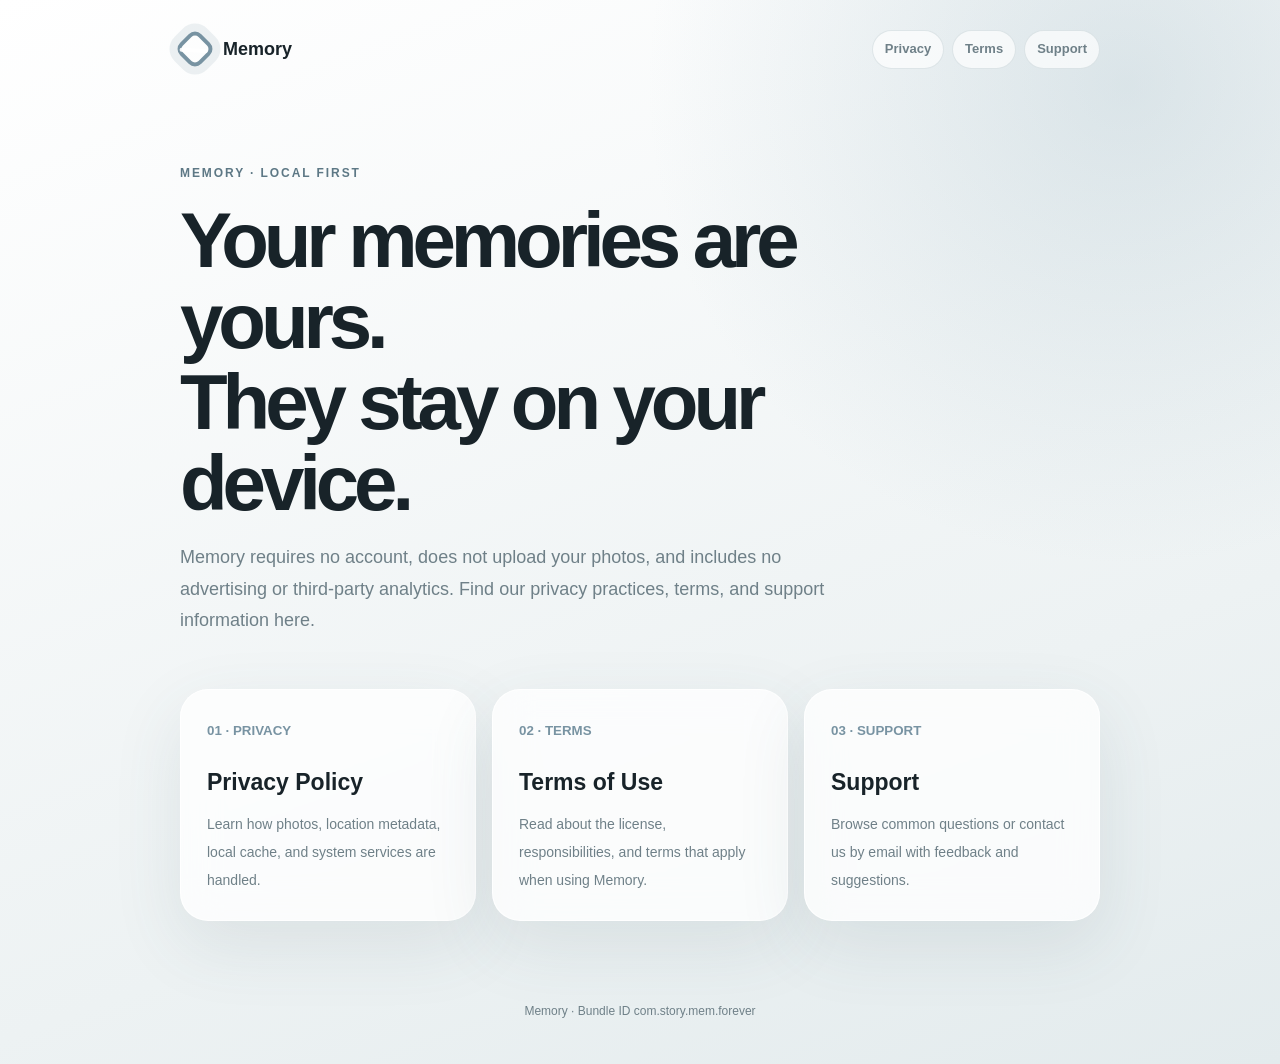
<file: docs/index.html>
<!doctype html>
<html lang="en">
  <head>
    <meta charset="utf-8" />
    <meta name="viewport" content="width=device-width, initial-scale=1" />
    <meta name="description" content="Privacy, terms, and support information for the Memory app." />
    <title>Memory · Legal &amp; Support</title>
    <link rel="stylesheet" href="./styles.css" />
  </head>
  <body>
    <header class="site-header shell">
      <a class="brand" href="./"><i class="mark" aria-hidden="true"></i>Memory</a>
      <nav aria-label="Site navigation">
        <a href="./privacy/">Privacy</a>
        <a href="./terms/">Terms</a>
        <a href="./support/">Support</a>
      </nav>
    </header>

    <main class="shell">
      <section class="hero">
        <span class="eyebrow">MEMORY · LOCAL FIRST</span>
        <h1>Your memories are yours.<br />They stay on your device.</h1>
        <p>Memory requires no account, does not upload your photos, and includes no advertising or third-party analytics. Find our privacy practices, terms, and support information here.</p>
      </section>

      <section class="cards" aria-label="Legal and support pages">
        <a class="card" href="./privacy/">
          <small>01 · PRIVACY</small>
          <strong>Privacy Policy</strong>
          <span>Learn how photos, location metadata, local cache, and system services are handled.</span>
        </a>
        <a class="card" href="./terms/">
          <small>02 · TERMS</small>
          <strong>Terms of Use</strong>
          <span>Read about the license, responsibilities, and terms that apply when using Memory.</span>
        </a>
        <a class="card" href="./support/">
          <small>03 · SUPPORT</small>
          <strong>Support</strong>
          <span>Browse common questions or contact us by email with feedback and suggestions.</span>
        </a>
      </section>
    </main>

    <footer class="site-footer shell">Memory · Bundle ID com.story.mem.forever</footer>
  </body>
</html>
</file>
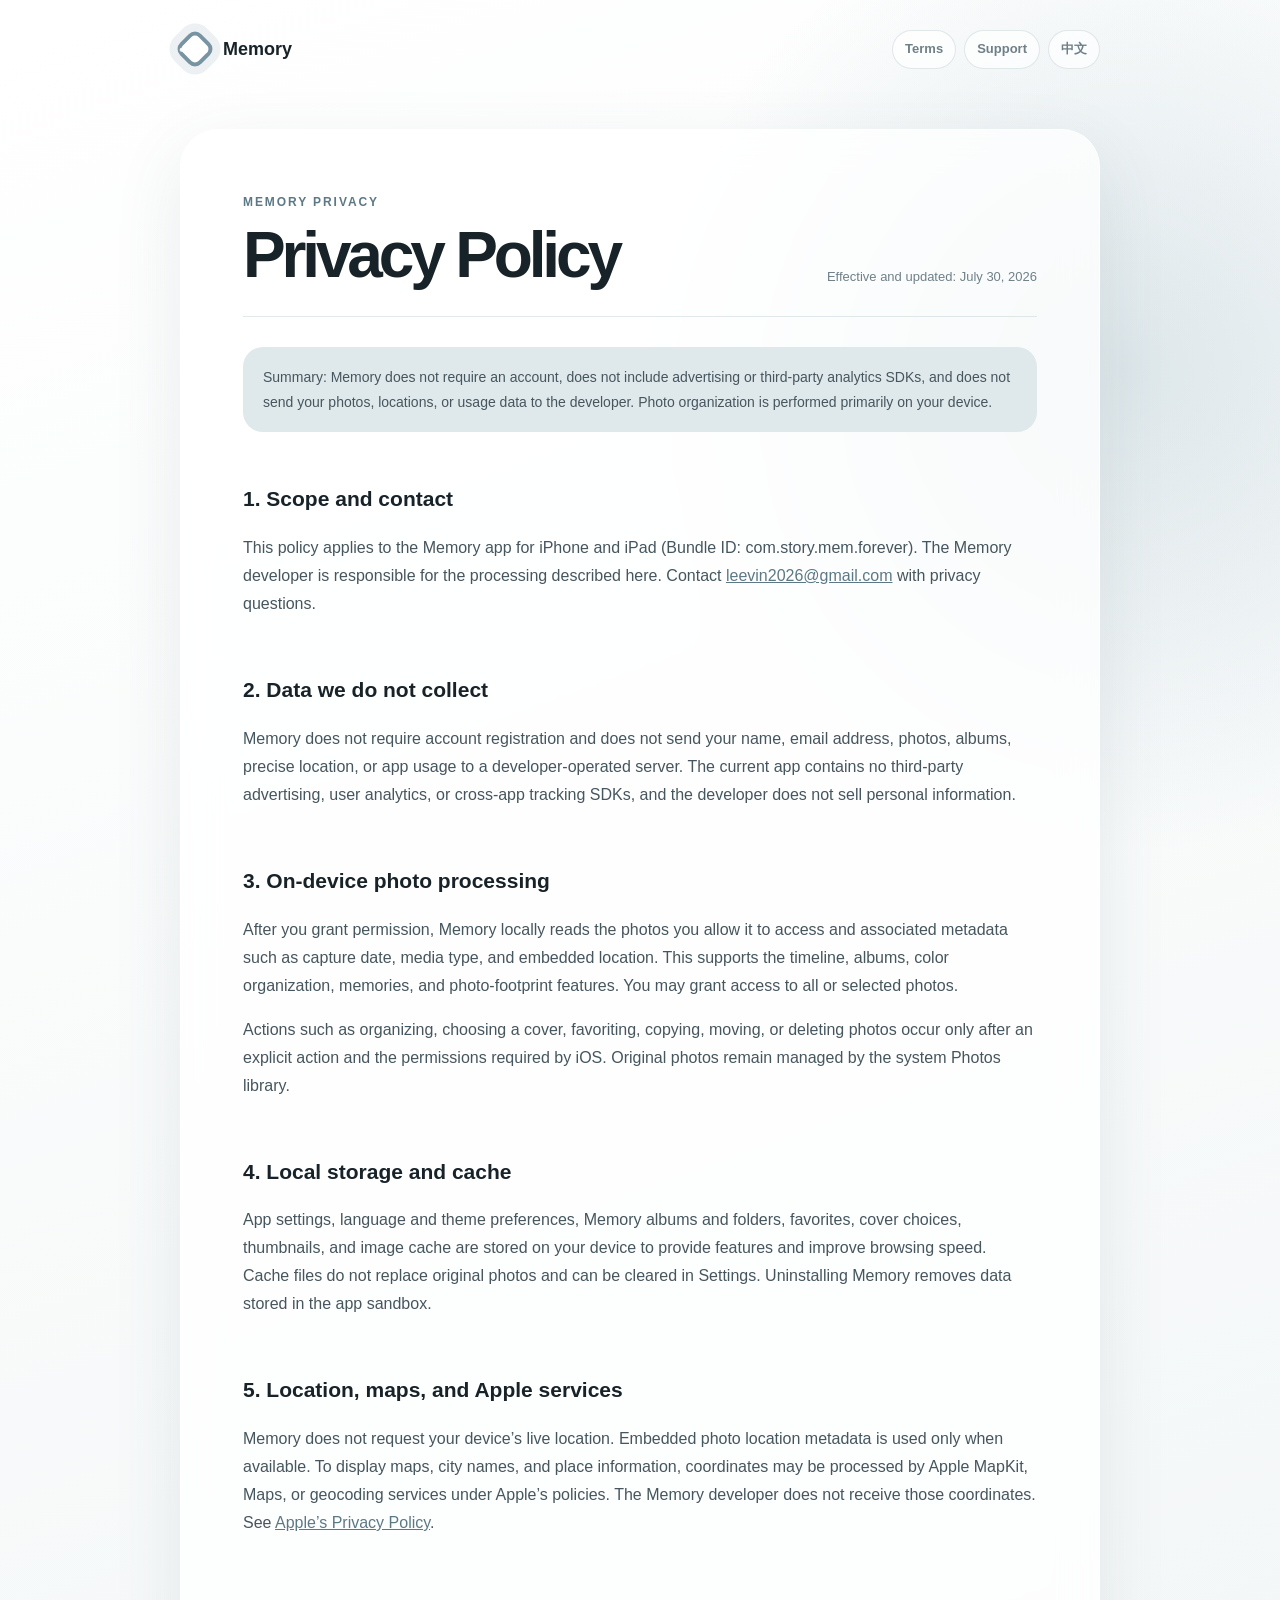
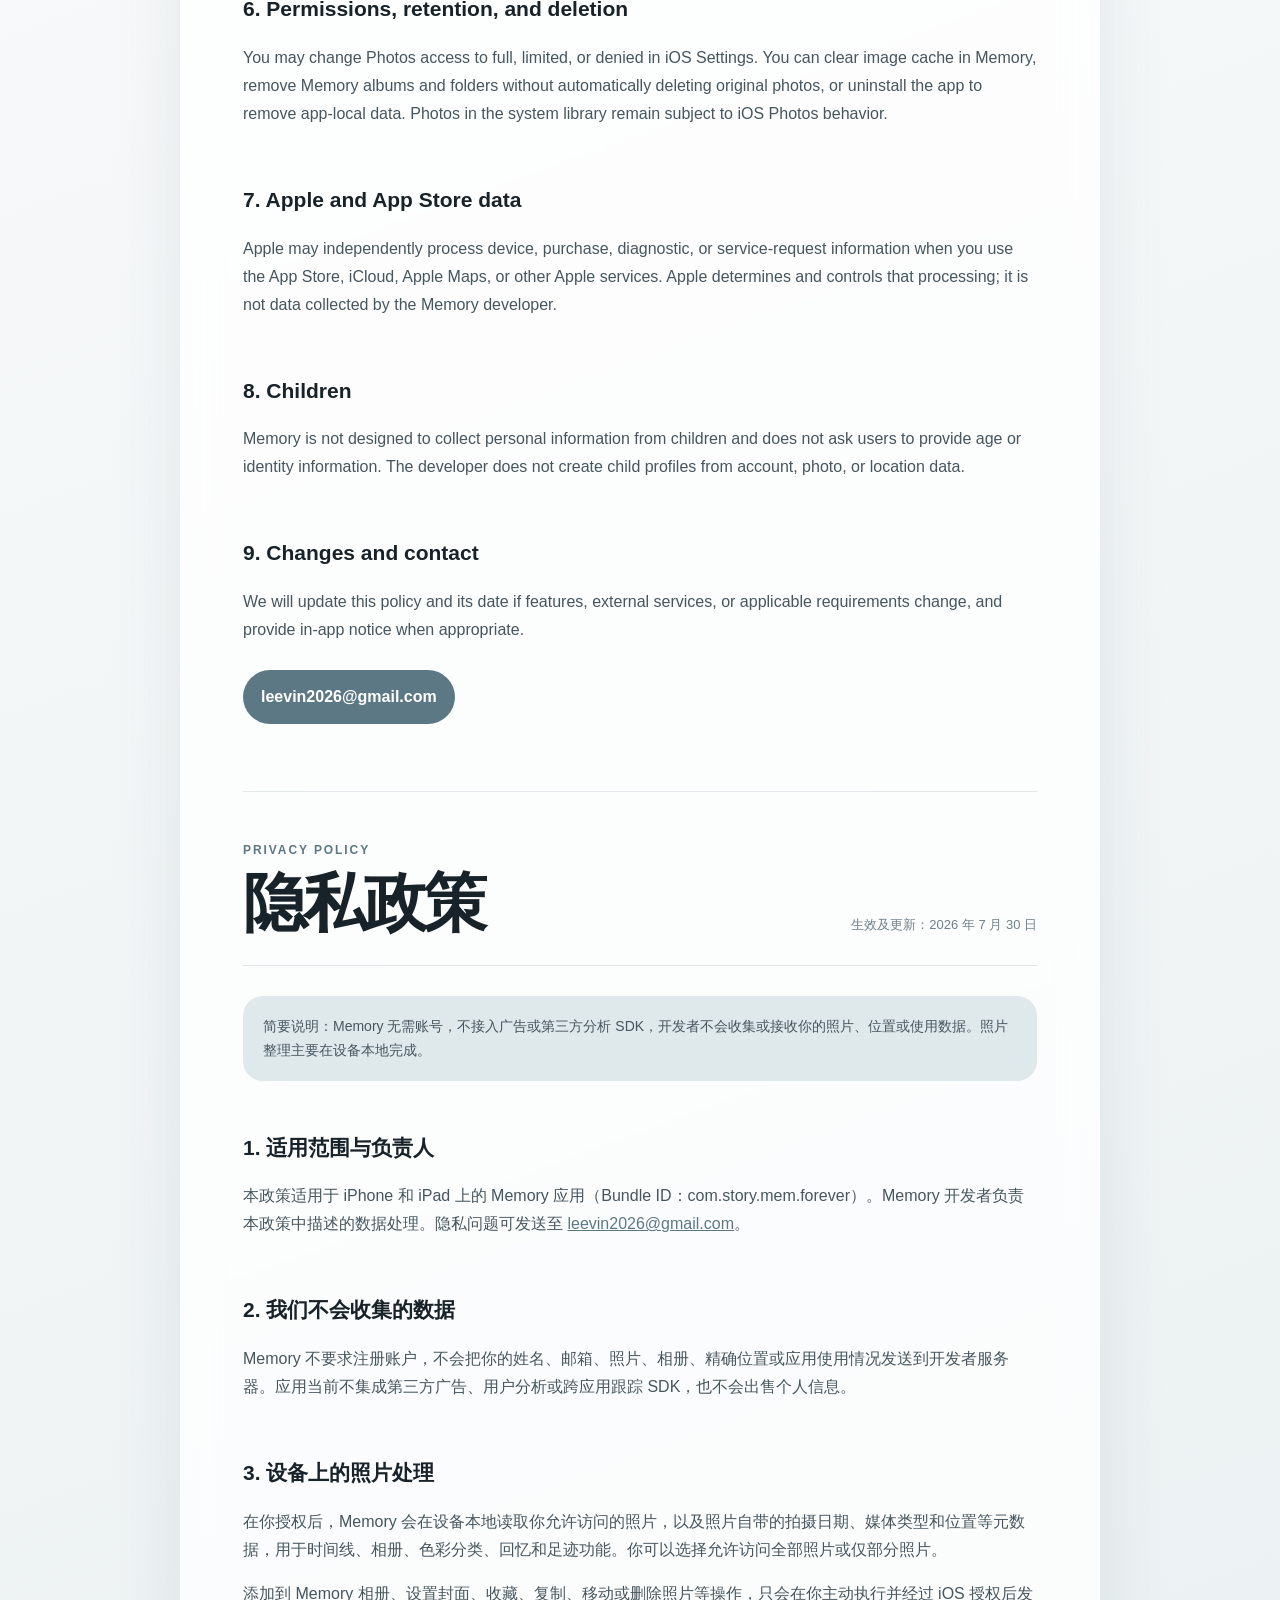
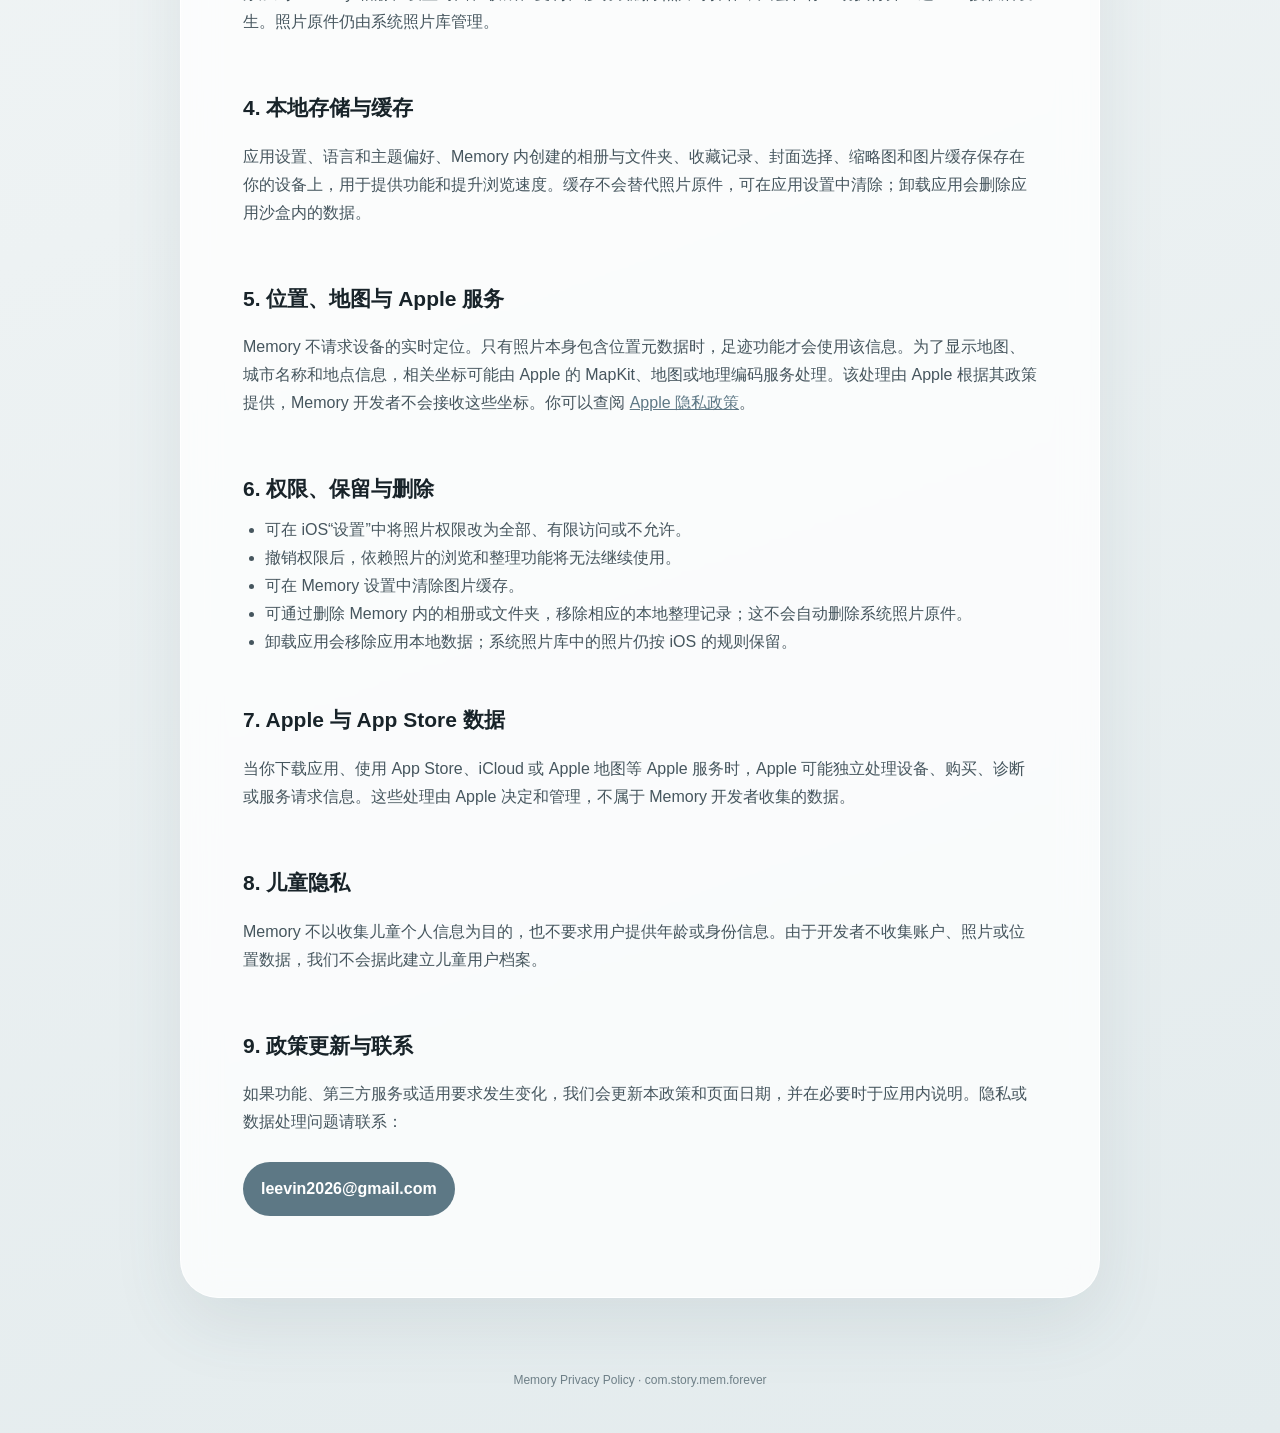
<file: docs/privacy/index.html>
<!doctype html>
<html lang="en">
  <head>
    <meta charset="utf-8" />
    <meta name="viewport" content="width=device-width, initial-scale=1" />
    <meta name="description" content="Memory Privacy Policy. Memory requires no account and does not upload photos to a developer-operated server." />
    <title>Privacy Policy · Memory</title>
    <link rel="stylesheet" href="../styles.css" />
  </head>
  <body>
    <header class="site-header shell">
      <a class="brand" href="../"><i class="mark" aria-hidden="true"></i>Memory</a>
      <nav aria-label="Site navigation">
        <a href="../terms/">Terms</a>
        <a href="../support/">Support</a>
        <a class="language-link" href="#chinese">中文</a>
      </nav>
    </header>

    <main class="shell">
      <article class="document">
        <header class="document-header" id="chinese" lang="zh-Hans">
          <div><span class="eyebrow">PRIVACY POLICY</span><h1>隐私政策</h1></div>
          <span class="updated">生效及更新：2026 年 7 月 30 日</span>
        </header>

        <p class="notice">简要说明：Memory 无需账号，不接入广告或第三方分析 SDK，开发者不会收集或接收你的照片、位置或使用数据。照片整理主要在设备本地完成。</p>

        <section>
          <h2>1. 适用范围与负责人</h2>
          <p>本政策适用于 iPhone 和 iPad 上的 Memory 应用（Bundle ID：com.story.mem.forever）。Memory 开发者负责本政策中描述的数据处理。隐私问题可发送至 <a href="mailto:leevin2026@gmail.com">leevin2026@gmail.com</a>。</p>
        </section>

        <section>
          <h2>2. 我们不会收集的数据</h2>
          <p>Memory 不要求注册账户，不会把你的姓名、邮箱、照片、相册、精确位置或应用使用情况发送到开发者服务器。应用当前不集成第三方广告、用户分析或跨应用跟踪 SDK，也不会出售个人信息。</p>
        </section>

        <section>
          <h2>3. 设备上的照片处理</h2>
          <p>在你授权后，Memory 会在设备本地读取你允许访问的照片，以及照片自带的拍摄日期、媒体类型和位置等元数据，用于时间线、相册、色彩分类、回忆和足迹功能。你可以选择允许访问全部照片或仅部分照片。</p>
          <p>添加到 Memory 相册、设置封面、收藏、复制、移动或删除照片等操作，只会在你主动执行并经过 iOS 授权后发生。照片原件仍由系统照片库管理。</p>
        </section>

        <section>
          <h2>4. 本地存储与缓存</h2>
          <p>应用设置、语言和主题偏好、Memory 内创建的相册与文件夹、收藏记录、封面选择、缩略图和图片缓存保存在你的设备上，用于提供功能和提升浏览速度。缓存不会替代照片原件，可在应用设置中清除；卸载应用会删除应用沙盒内的数据。</p>
        </section>

        <section>
          <h2>5. 位置、地图与 Apple 服务</h2>
          <p>Memory 不请求设备的实时定位。只有照片本身包含位置元数据时，足迹功能才会使用该信息。为了显示地图、城市名称和地点信息，相关坐标可能由 Apple 的 MapKit、地图或地理编码服务处理。该处理由 Apple 根据其政策提供，Memory 开发者不会接收这些坐标。你可以查阅 <a href="https://www.apple.com/legal/privacy/" rel="noreferrer">Apple 隐私政策</a>。</p>
        </section>

        <section>
          <h2>6. 权限、保留与删除</h2>
          <ul>
            <li>可在 iOS“设置”中将照片权限改为全部、有限访问或不允许。</li>
            <li>撤销权限后，依赖照片的浏览和整理功能将无法继续使用。</li>
            <li>可在 Memory 设置中清除图片缓存。</li>
            <li>可通过删除 Memory 内的相册或文件夹，移除相应的本地整理记录；这不会自动删除系统照片原件。</li>
            <li>卸载应用会移除应用本地数据；系统照片库中的照片仍按 iOS 的规则保留。</li>
          </ul>
        </section>

        <section>
          <h2>7. Apple 与 App Store 数据</h2>
          <p>当你下载应用、使用 App Store、iCloud 或 Apple 地图等 Apple 服务时，Apple 可能独立处理设备、购买、诊断或服务请求信息。这些处理由 Apple 决定和管理，不属于 Memory 开发者收集的数据。</p>
        </section>

        <section>
          <h2>8. 儿童隐私</h2>
          <p>Memory 不以收集儿童个人信息为目的，也不要求用户提供年龄或身份信息。由于开发者不收集账户、照片或位置数据，我们不会据此建立儿童用户档案。</p>
        </section>

        <section>
          <h2>9. 政策更新与联系</h2>
          <p>如果功能、第三方服务或适用要求发生变化，我们会更新本政策和页面日期，并在必要时于应用内说明。隐私或数据处理问题请联系：</p>
          <a class="contact" href="mailto:leevin2026@gmail.com">leevin2026@gmail.com</a>
        </section>

        <div class="english" id="english" lang="en">
          <header class="document-header">
            <div><span class="eyebrow">MEMORY PRIVACY</span><h1>Privacy Policy</h1></div>
            <span class="updated">Effective and updated: July 30, 2026</span>
          </header>

          <p class="notice">Summary: Memory does not require an account, does not include advertising or third-party analytics SDKs, and does not send your photos, locations, or usage data to the developer. Photo organization is performed primarily on your device.</p>

          <section>
            <h2>1. Scope and contact</h2>
            <p>This policy applies to the Memory app for iPhone and iPad (Bundle ID: com.story.mem.forever). The Memory developer is responsible for the processing described here. Contact <a href="mailto:leevin2026@gmail.com">leevin2026@gmail.com</a> with privacy questions.</p>
          </section>

          <section>
            <h2>2. Data we do not collect</h2>
            <p>Memory does not require account registration and does not send your name, email address, photos, albums, precise location, or app usage to a developer-operated server. The current app contains no third-party advertising, user analytics, or cross-app tracking SDKs, and the developer does not sell personal information.</p>
          </section>

          <section>
            <h2>3. On-device photo processing</h2>
            <p>After you grant permission, Memory locally reads the photos you allow it to access and associated metadata such as capture date, media type, and embedded location. This supports the timeline, albums, color organization, memories, and photo-footprint features. You may grant access to all or selected photos.</p>
            <p>Actions such as organizing, choosing a cover, favoriting, copying, moving, or deleting photos occur only after an explicit action and the permissions required by iOS. Original photos remain managed by the system Photos library.</p>
          </section>

          <section>
            <h2>4. Local storage and cache</h2>
            <p>App settings, language and theme preferences, Memory albums and folders, favorites, cover choices, thumbnails, and image cache are stored on your device to provide features and improve browsing speed. Cache files do not replace original photos and can be cleared in Settings. Uninstalling Memory removes data stored in the app sandbox.</p>
          </section>

          <section>
            <h2>5. Location, maps, and Apple services</h2>
            <p>Memory does not request your device’s live location. Embedded photo location metadata is used only when available. To display maps, city names, and place information, coordinates may be processed by Apple MapKit, Maps, or geocoding services under Apple’s policies. The Memory developer does not receive those coordinates. See <a href="https://www.apple.com/legal/privacy/" rel="noreferrer">Apple’s Privacy Policy</a>.</p>
          </section>

          <section>
            <h2>6. Permissions, retention, and deletion</h2>
            <p>You may change Photos access to full, limited, or denied in iOS Settings. You can clear image cache in Memory, remove Memory albums and folders without automatically deleting original photos, or uninstall the app to remove app-local data. Photos in the system library remain subject to iOS Photos behavior.</p>
          </section>

          <section>
            <h2>7. Apple and App Store data</h2>
            <p>Apple may independently process device, purchase, diagnostic, or service-request information when you use the App Store, iCloud, Apple Maps, or other Apple services. Apple determines and controls that processing; it is not data collected by the Memory developer.</p>
          </section>

          <section>
            <h2>8. Children</h2>
            <p>Memory is not designed to collect personal information from children and does not ask users to provide age or identity information. The developer does not create child profiles from account, photo, or location data.</p>
          </section>

          <section>
            <h2>9. Changes and contact</h2>
            <p>We will update this policy and its date if features, external services, or applicable requirements change, and provide in-app notice when appropriate.</p>
            <a class="contact" href="mailto:leevin2026@gmail.com">leevin2026@gmail.com</a>
          </section>
        </div>
      </article>
    </main>

    <footer class="site-footer shell">Memory Privacy Policy · com.story.mem.forever</footer>
    <script src="../language-order.js"></script>
  </body>
</html>
</file>
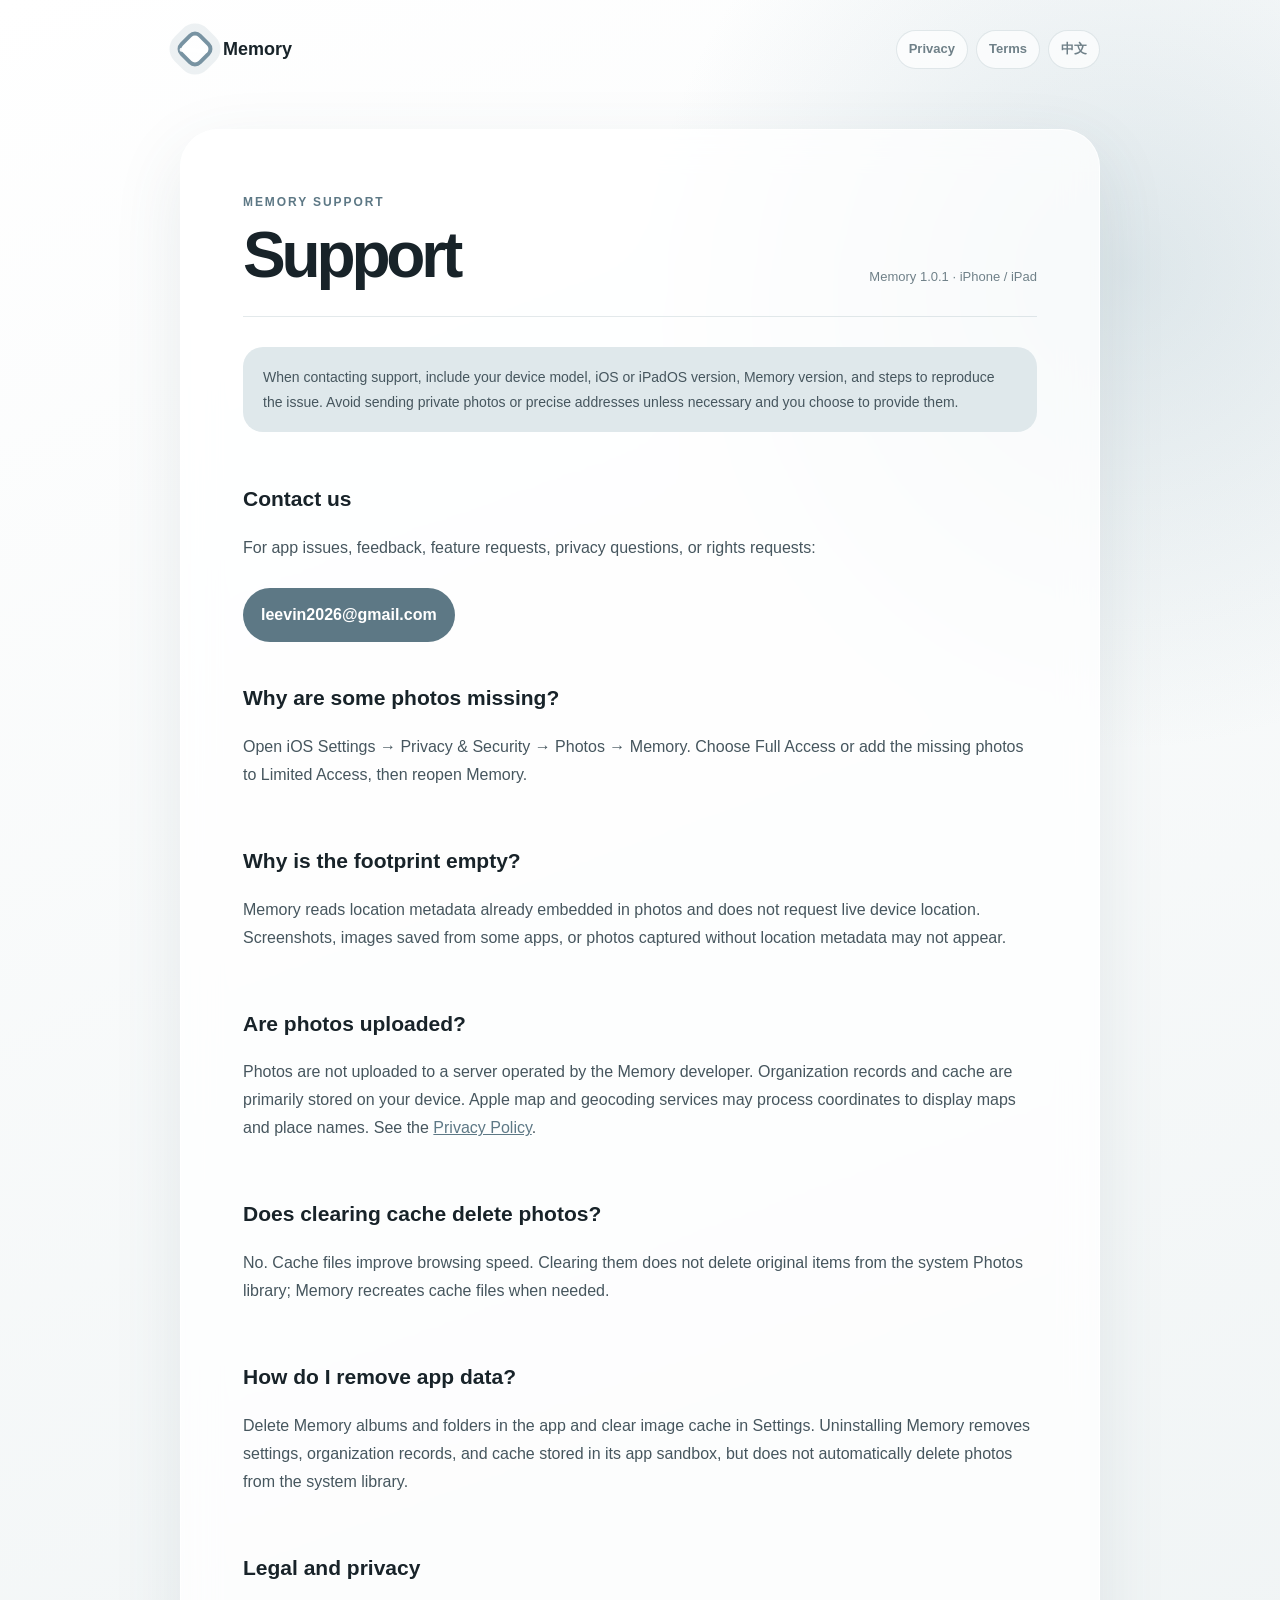
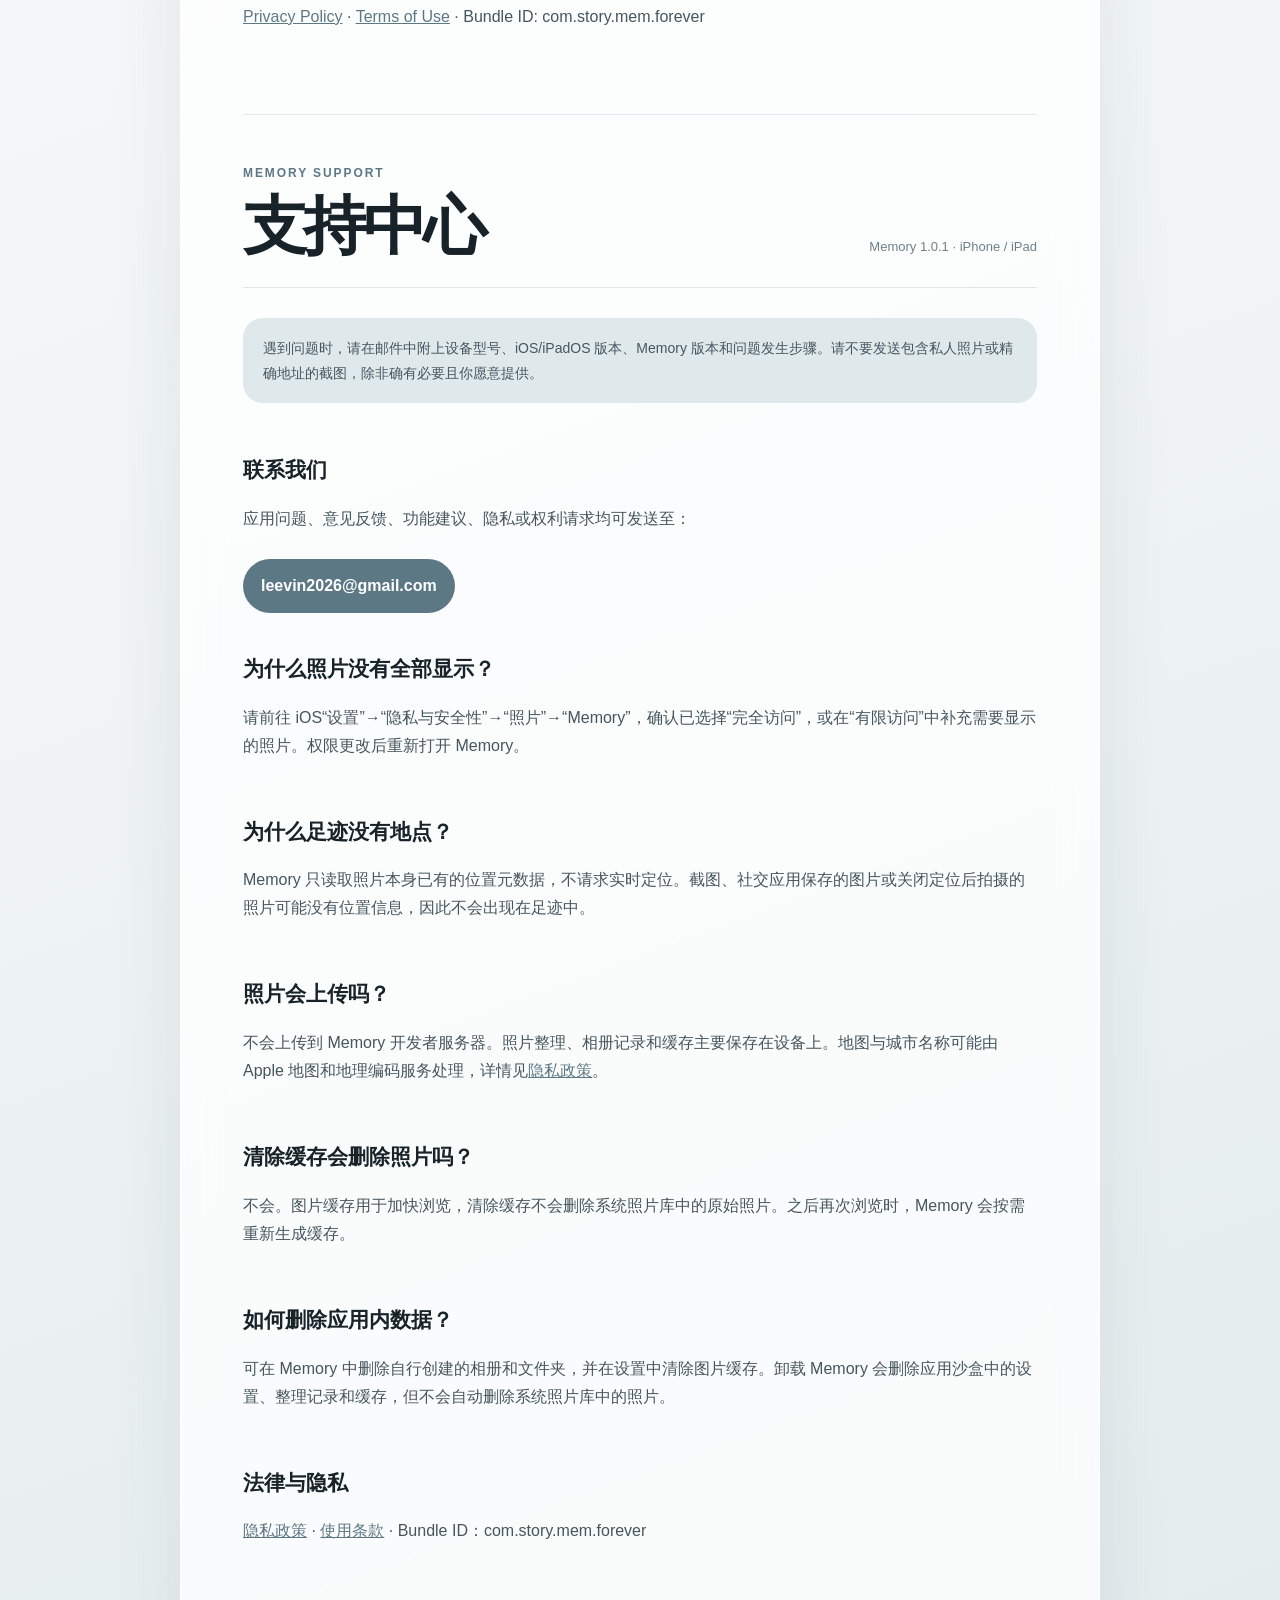
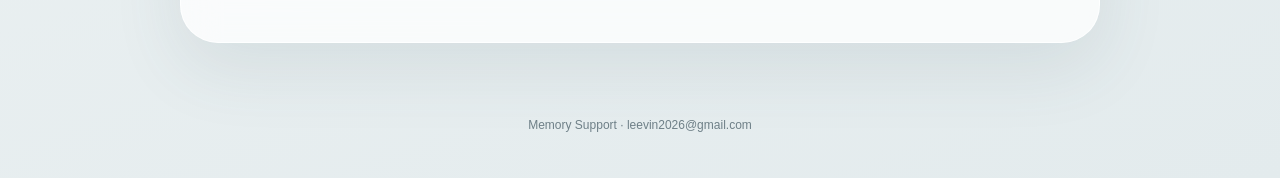
<file: docs/support/index.html>
<!doctype html>
<html lang="en">
  <head>
    <meta charset="utf-8" />
    <meta name="viewport" content="width=device-width, initial-scale=1" />
    <meta name="description" content="Memory app support, frequently asked questions, and contact information." />
    <title>Support · Memory</title>
    <link rel="stylesheet" href="../styles.css" />
  </head>
  <body>
    <header class="site-header shell">
      <a class="brand" href="../"><i class="mark" aria-hidden="true"></i>Memory</a>
      <nav aria-label="Site navigation">
        <a href="../privacy/">Privacy</a>
        <a href="../terms/">Terms</a>
        <a class="language-link" href="#chinese">中文</a>
      </nav>
    </header>

    <main class="shell">
      <article class="document">
        <header class="document-header" id="chinese" lang="zh-Hans">
          <div><span class="eyebrow">MEMORY SUPPORT</span><h1>支持中心</h1></div>
          <span class="updated">Memory 1.0.1 · iPhone / iPad</span>
        </header>

        <p class="notice">遇到问题时，请在邮件中附上设备型号、iOS/iPadOS 版本、Memory 版本和问题发生步骤。请不要发送包含私人照片或精确地址的截图，除非确有必要且你愿意提供。</p>

        <section>
          <h2>联系我们</h2>
          <p>应用问题、意见反馈、功能建议、隐私或权利请求均可发送至：</p>
          <a class="contact" href="mailto:leevin2026@gmail.com?subject=Memory%20支持">leevin2026@gmail.com</a>
        </section>

        <section>
          <h2>为什么照片没有全部显示？</h2>
          <p>请前往 iOS“设置”→“隐私与安全性”→“照片”→“Memory”，确认已选择“完全访问”，或在“有限访问”中补充需要显示的照片。权限更改后重新打开 Memory。</p>
        </section>

        <section>
          <h2>为什么足迹没有地点？</h2>
          <p>Memory 只读取照片本身已有的位置元数据，不请求实时定位。截图、社交应用保存的图片或关闭定位后拍摄的照片可能没有位置信息，因此不会出现在足迹中。</p>
        </section>

        <section>
          <h2>照片会上传吗？</h2>
          <p>不会上传到 Memory 开发者服务器。照片整理、相册记录和缓存主要保存在设备上。地图与城市名称可能由 Apple 地图和地理编码服务处理，详情见<a href="../privacy/">隐私政策</a>。</p>
        </section>

        <section>
          <h2>清除缓存会删除照片吗？</h2>
          <p>不会。图片缓存用于加快浏览，清除缓存不会删除系统照片库中的原始照片。之后再次浏览时，Memory 会按需重新生成缓存。</p>
        </section>

        <section>
          <h2>如何删除应用内数据？</h2>
          <p>可在 Memory 中删除自行创建的相册和文件夹，并在设置中清除图片缓存。卸载 Memory 会删除应用沙盒中的设置、整理记录和缓存，但不会自动删除系统照片库中的照片。</p>
        </section>

        <section>
          <h2>法律与隐私</h2>
          <p><a href="../privacy/">隐私政策</a> · <a href="../terms/">使用条款</a> · Bundle ID：com.story.mem.forever</p>
        </section>

        <div class="english" id="english" lang="en">
          <header class="document-header">
            <div><span class="eyebrow">MEMORY SUPPORT</span><h1>Support</h1></div>
            <span class="updated">Memory 1.0.1 · iPhone / iPad</span>
          </header>

          <p class="notice">When contacting support, include your device model, iOS or iPadOS version, Memory version, and steps to reproduce the issue. Avoid sending private photos or precise addresses unless necessary and you choose to provide them.</p>

          <section>
            <h2>Contact us</h2>
            <p>For app issues, feedback, feature requests, privacy questions, or rights requests:</p>
            <a class="contact" href="mailto:leevin2026@gmail.com?subject=Memory%20Support">leevin2026@gmail.com</a>
          </section>

          <section>
            <h2>Why are some photos missing?</h2>
            <p>Open iOS Settings → Privacy &amp; Security → Photos → Memory. Choose Full Access or add the missing photos to Limited Access, then reopen Memory.</p>
          </section>

          <section>
            <h2>Why is the footprint empty?</h2>
            <p>Memory reads location metadata already embedded in photos and does not request live device location. Screenshots, images saved from some apps, or photos captured without location metadata may not appear.</p>
          </section>

          <section>
            <h2>Are photos uploaded?</h2>
            <p>Photos are not uploaded to a server operated by the Memory developer. Organization records and cache are primarily stored on your device. Apple map and geocoding services may process coordinates to display maps and place names. See the <a href="../privacy/">Privacy Policy</a>.</p>
          </section>

          <section>
            <h2>Does clearing cache delete photos?</h2>
            <p>No. Cache files improve browsing speed. Clearing them does not delete original items from the system Photos library; Memory recreates cache files when needed.</p>
          </section>

          <section>
            <h2>How do I remove app data?</h2>
            <p>Delete Memory albums and folders in the app and clear image cache in Settings. Uninstalling Memory removes settings, organization records, and cache stored in its app sandbox, but does not automatically delete photos from the system library.</p>
          </section>

          <section>
            <h2>Legal and privacy</h2>
            <p><a href="../privacy/">Privacy Policy</a> · <a href="../terms/">Terms of Use</a> · Bundle ID: com.story.mem.forever</p>
          </section>
        </div>
      </article>
    </main>

    <footer class="site-footer shell">Memory Support · leevin2026@gmail.com</footer>
    <script src="../language-order.js"></script>
  </body>
</html>
</file>
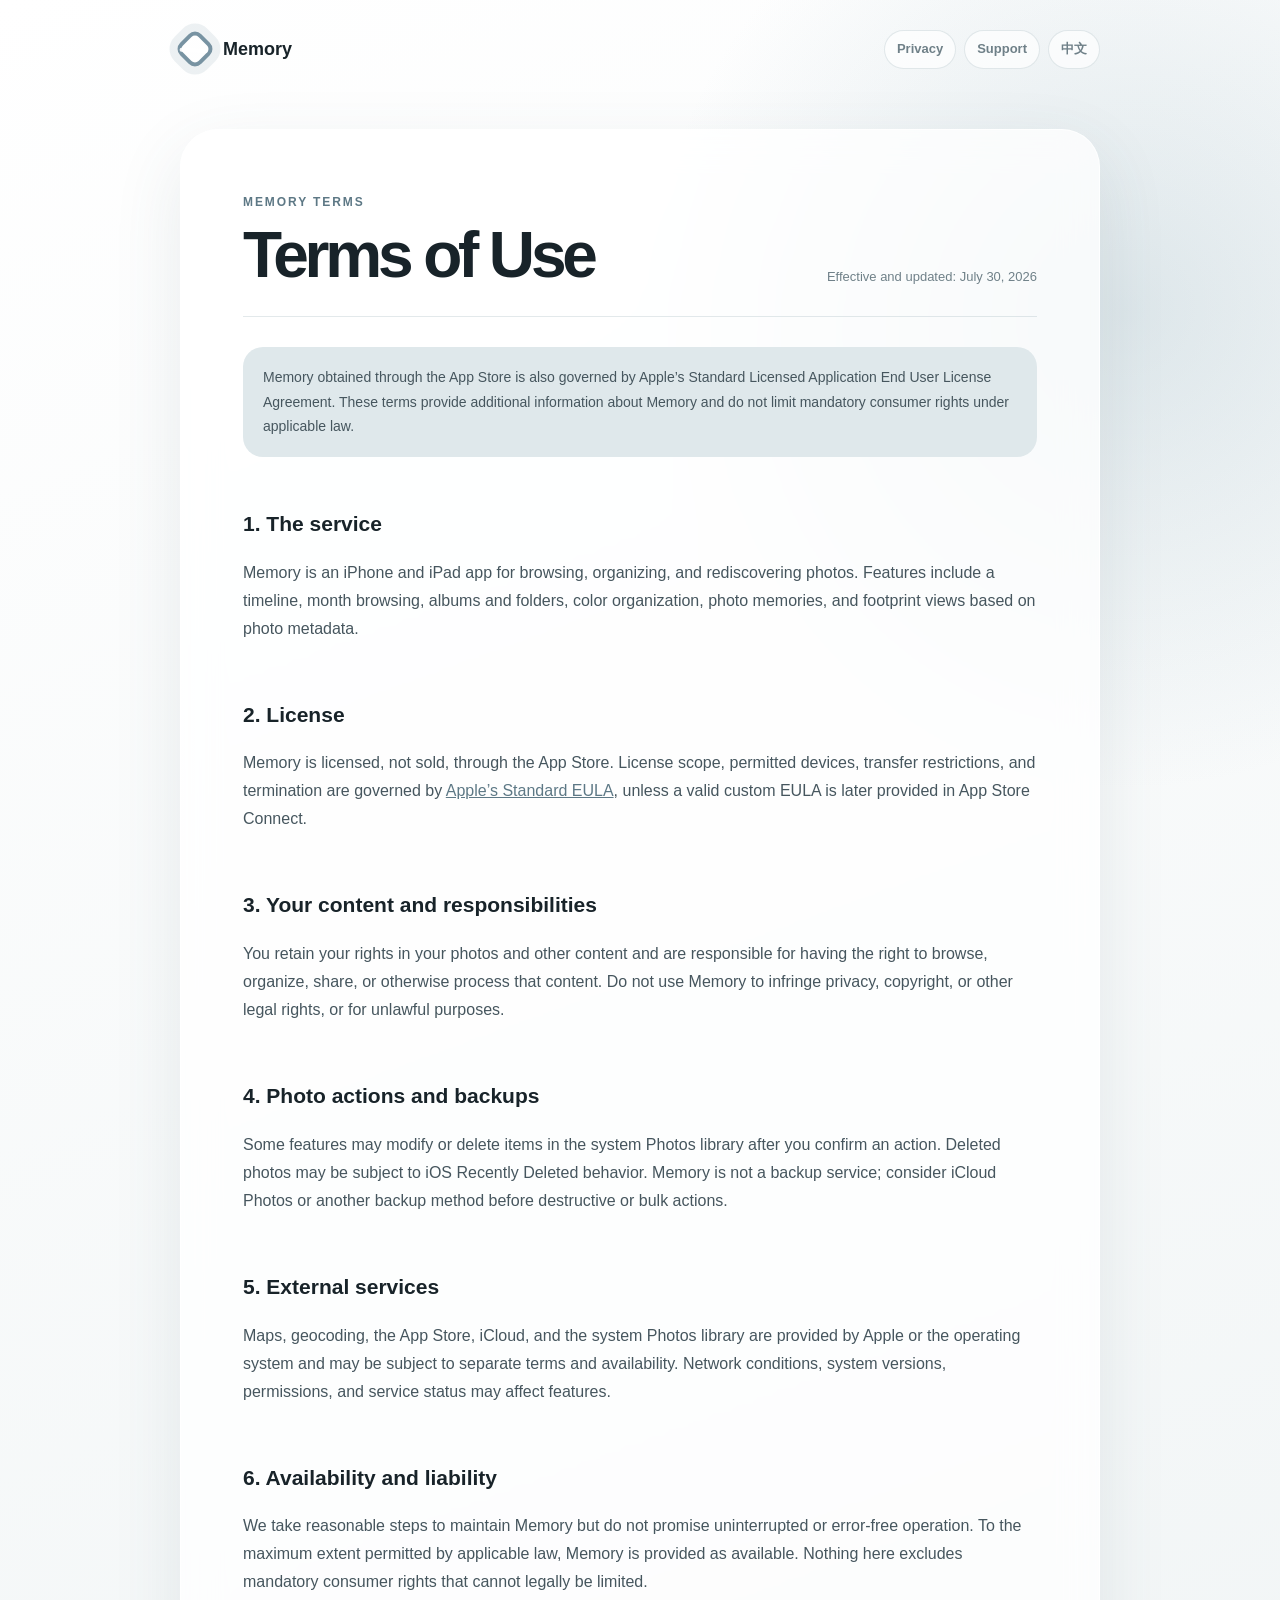
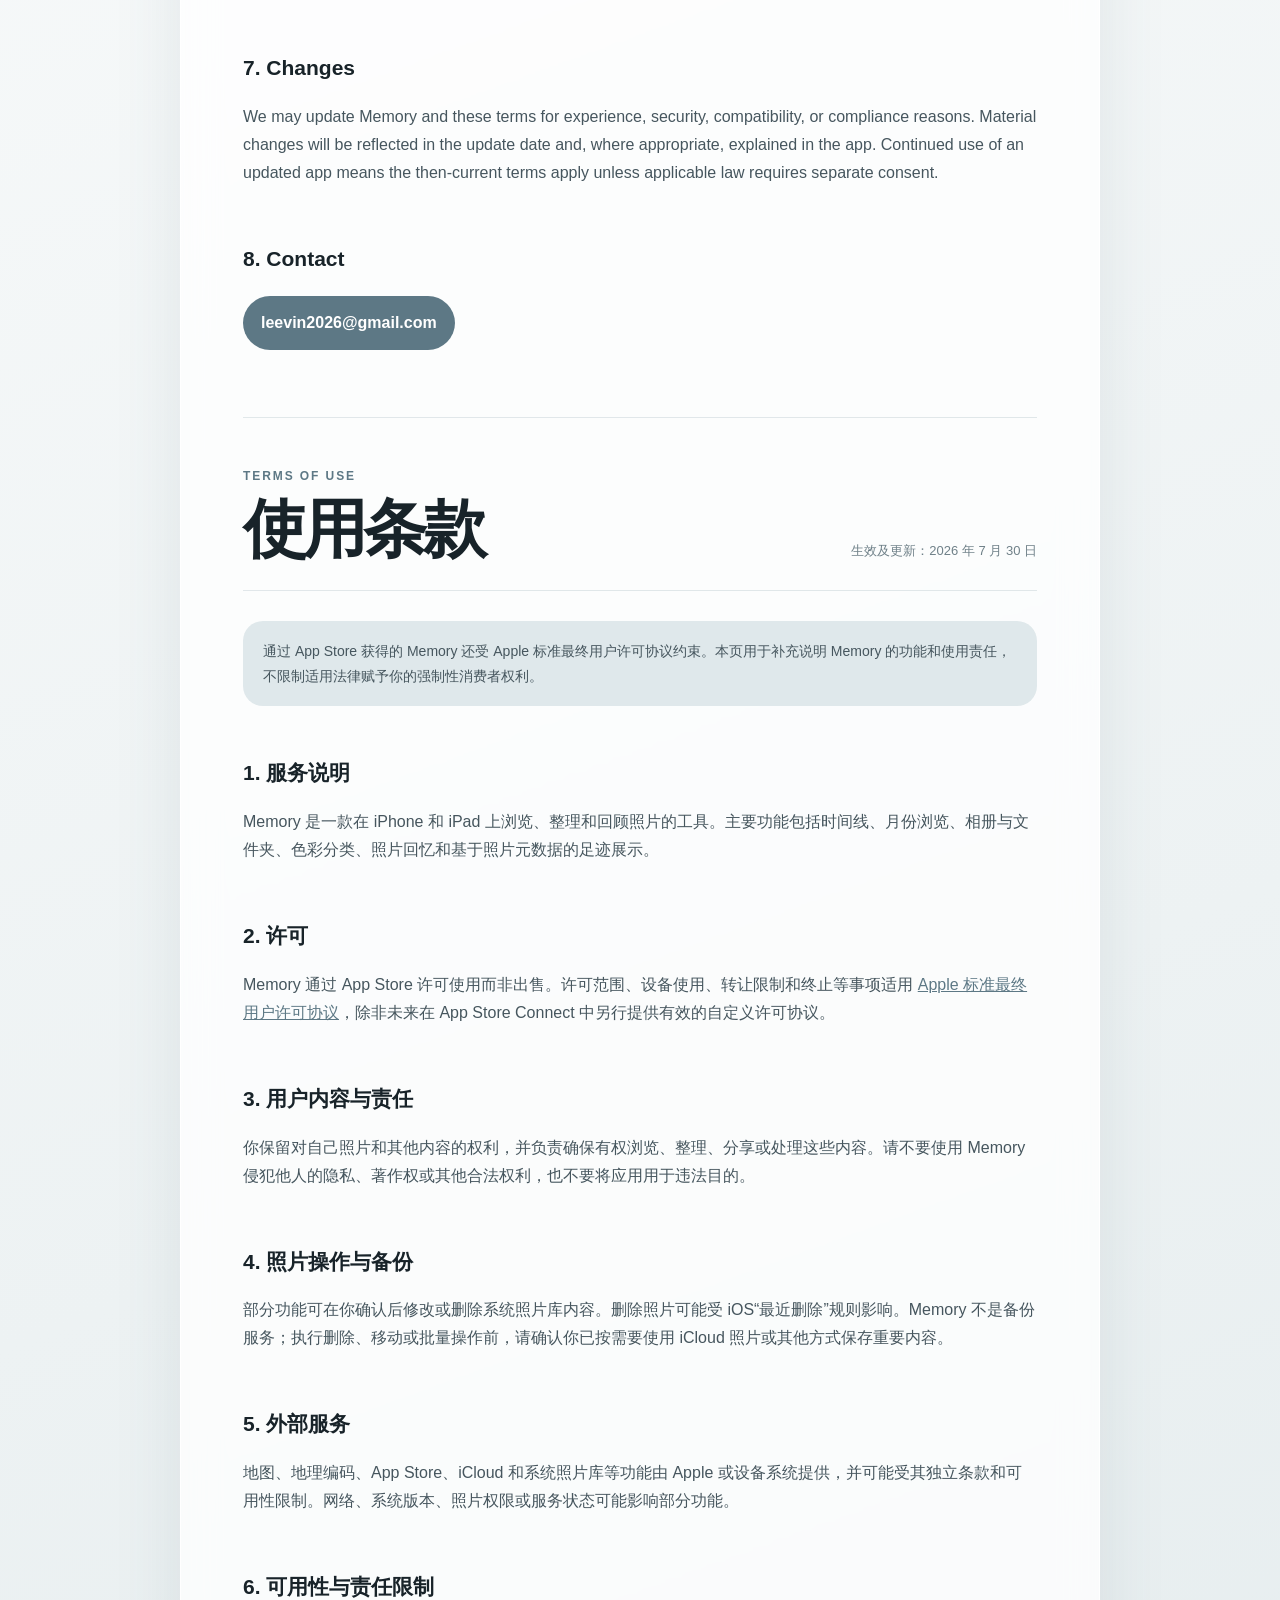
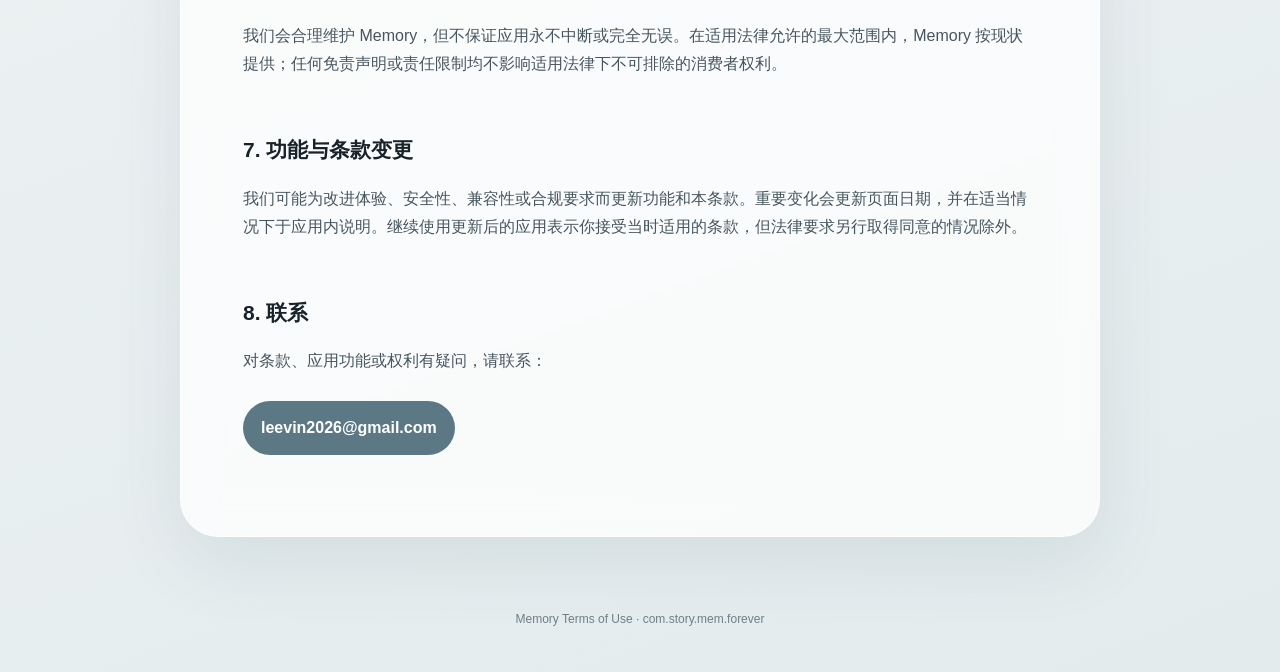
<file: docs/terms/index.html>
<!doctype html>
<html lang="en">
  <head>
    <meta charset="utf-8" />
    <meta name="viewport" content="width=device-width, initial-scale=1" />
    <meta name="description" content="Terms of Use for the Memory app." />
    <title>Terms of Use · Memory</title>
    <link rel="stylesheet" href="../styles.css" />
  </head>
  <body>
    <header class="site-header shell">
      <a class="brand" href="../"><i class="mark" aria-hidden="true"></i>Memory</a>
      <nav aria-label="Site navigation">
        <a href="../privacy/">Privacy</a>
        <a href="../support/">Support</a>
        <a class="language-link" href="#chinese">中文</a>
      </nav>
    </header>

    <main class="shell">
      <article class="document">
        <header class="document-header" id="chinese" lang="zh-Hans">
          <div><span class="eyebrow">TERMS OF USE</span><h1>使用条款</h1></div>
          <span class="updated">生效及更新：2026 年 7 月 30 日</span>
        </header>

        <p class="notice">通过 App Store 获得的 Memory 还受 Apple 标准最终用户许可协议约束。本页用于补充说明 Memory 的功能和使用责任，不限制适用法律赋予你的强制性消费者权利。</p>

        <section>
          <h2>1. 服务说明</h2>
          <p>Memory 是一款在 iPhone 和 iPad 上浏览、整理和回顾照片的工具。主要功能包括时间线、月份浏览、相册与文件夹、色彩分类、照片回忆和基于照片元数据的足迹展示。</p>
        </section>

        <section>
          <h2>2. 许可</h2>
          <p>Memory 通过 App Store 许可使用而非出售。许可范围、设备使用、转让限制和终止等事项适用 <a href="https://www.apple.com/legal/internet-services/itunes/dev/stdeula/" rel="noreferrer">Apple 标准最终用户许可协议</a>，除非未来在 App Store Connect 中另行提供有效的自定义许可协议。</p>
        </section>

        <section>
          <h2>3. 用户内容与责任</h2>
          <p>你保留对自己照片和其他内容的权利，并负责确保有权浏览、整理、分享或处理这些内容。请不要使用 Memory 侵犯他人的隐私、著作权或其他合法权利，也不要将应用用于违法目的。</p>
        </section>

        <section>
          <h2>4. 照片操作与备份</h2>
          <p>部分功能可在你确认后修改或删除系统照片库内容。删除照片可能受 iOS“最近删除”规则影响。Memory 不是备份服务；执行删除、移动或批量操作前，请确认你已按需要使用 iCloud 照片或其他方式保存重要内容。</p>
        </section>

        <section>
          <h2>5. 外部服务</h2>
          <p>地图、地理编码、App Store、iCloud 和系统照片库等功能由 Apple 或设备系统提供，并可能受其独立条款和可用性限制。网络、系统版本、照片权限或服务状态可能影响部分功能。</p>
        </section>

        <section>
          <h2>6. 可用性与责任限制</h2>
          <p>我们会合理维护 Memory，但不保证应用永不中断或完全无误。在适用法律允许的最大范围内，Memory 按现状提供；任何免责声明或责任限制均不影响适用法律下不可排除的消费者权利。</p>
        </section>

        <section>
          <h2>7. 功能与条款变更</h2>
          <p>我们可能为改进体验、安全性、兼容性或合规要求而更新功能和本条款。重要变化会更新页面日期，并在适当情况下于应用内说明。继续使用更新后的应用表示你接受当时适用的条款，但法律要求另行取得同意的情况除外。</p>
        </section>

        <section>
          <h2>8. 联系</h2>
          <p>对条款、应用功能或权利有疑问，请联系：</p>
          <a class="contact" href="mailto:leevin2026@gmail.com">leevin2026@gmail.com</a>
        </section>

        <div class="english" id="english" lang="en">
          <header class="document-header">
            <div><span class="eyebrow">MEMORY TERMS</span><h1>Terms of Use</h1></div>
            <span class="updated">Effective and updated: July 30, 2026</span>
          </header>

          <p class="notice">Memory obtained through the App Store is also governed by Apple’s Standard Licensed Application End User License Agreement. These terms provide additional information about Memory and do not limit mandatory consumer rights under applicable law.</p>

          <section>
            <h2>1. The service</h2>
            <p>Memory is an iPhone and iPad app for browsing, organizing, and rediscovering photos. Features include a timeline, month browsing, albums and folders, color organization, photo memories, and footprint views based on photo metadata.</p>
          </section>

          <section>
            <h2>2. License</h2>
            <p>Memory is licensed, not sold, through the App Store. License scope, permitted devices, transfer restrictions, and termination are governed by <a href="https://www.apple.com/legal/internet-services/itunes/dev/stdeula/" rel="noreferrer">Apple’s Standard EULA</a>, unless a valid custom EULA is later provided in App Store Connect.</p>
          </section>

          <section>
            <h2>3. Your content and responsibilities</h2>
            <p>You retain your rights in your photos and other content and are responsible for having the right to browse, organize, share, or otherwise process that content. Do not use Memory to infringe privacy, copyright, or other legal rights, or for unlawful purposes.</p>
          </section>

          <section>
            <h2>4. Photo actions and backups</h2>
            <p>Some features may modify or delete items in the system Photos library after you confirm an action. Deleted photos may be subject to iOS Recently Deleted behavior. Memory is not a backup service; consider iCloud Photos or another backup method before destructive or bulk actions.</p>
          </section>

          <section>
            <h2>5. External services</h2>
            <p>Maps, geocoding, the App Store, iCloud, and the system Photos library are provided by Apple or the operating system and may be subject to separate terms and availability. Network conditions, system versions, permissions, and service status may affect features.</p>
          </section>

          <section>
            <h2>6. Availability and liability</h2>
            <p>We take reasonable steps to maintain Memory but do not promise uninterrupted or error-free operation. To the maximum extent permitted by applicable law, Memory is provided as available. Nothing here excludes mandatory consumer rights that cannot legally be limited.</p>
          </section>

          <section>
            <h2>7. Changes</h2>
            <p>We may update Memory and these terms for experience, security, compatibility, or compliance reasons. Material changes will be reflected in the update date and, where appropriate, explained in the app. Continued use of an updated app means the then-current terms apply unless applicable law requires separate consent.</p>
          </section>

          <section>
            <h2>8. Contact</h2>
            <a class="contact" href="mailto:leevin2026@gmail.com">leevin2026@gmail.com</a>
          </section>
        </div>
      </article>
    </main>

    <footer class="site-footer shell">Memory Terms of Use · com.story.mem.forever</footer>
    <script src="../language-order.js"></script>
  </body>
</html>
</file>
<file: docs/styles.css>
:root {
  color-scheme: light;
  --ink: #182329;
  --muted: #6f8088;
  --accent: #7893a2;
  --accent-deep: #5d7885;
  --accent-soft: #dfe8eb;
  --paper: #f8faf9;
  --line: rgba(103, 132, 145, 0.18);
  font-family: -apple-system, BlinkMacSystemFont, "SF Pro Text", "PingFang SC",
    "Hiragino Sans GB", "Segoe UI", sans-serif;
}

* {
  box-sizing: border-box;
}

html {
  scroll-behavior: smooth;
}

body {
  margin: 0;
  color: var(--ink);
  background:
    radial-gradient(circle at 88% 8%, rgba(153, 181, 193, 0.3), transparent 30rem),
    linear-gradient(160deg, #ffffff, #edf2f3 68%, #e3ebed);
  line-height: 1.75;
}

a {
  color: var(--accent-deep);
}

.shell {
  width: min(100% - 32px, 920px);
  margin: 0 auto;
}

.site-header {
  display: flex;
  align-items: center;
  justify-content: space-between;
  gap: 24px;
  padding: 30px 0 18px;
}

.brand {
  display: inline-flex;
  align-items: center;
  gap: 13px;
  color: var(--ink);
  font-size: 18px;
  font-weight: 750;
  text-decoration: none;
}

.mark {
  position: relative;
  width: 30px;
  height: 30px;
  border: 4px solid var(--accent);
  border-radius: 9px;
  box-shadow: 0 0 0 8px rgba(120, 147, 162, 0.13);
  transform: rotate(45deg);
}

.mark::after {
  position: absolute;
  left: -3px;
  top: 11px;
  width: 28px;
  height: 4px;
  border-radius: 99px;
  background: rgba(255, 255, 255, 0.9);
  content: "";
  transform: rotate(-42deg);
}

nav {
  display: flex;
  flex-wrap: wrap;
  justify-content: flex-end;
  gap: 8px;
}

nav a,
.language-link {
  padding: 7px 12px;
  border: 1px solid var(--line);
  border-radius: 999px;
  color: var(--muted);
  background: rgba(255, 255, 255, 0.68);
  font-size: 13px;
  font-weight: 650;
  text-decoration: none;
}

.hero {
  padding: 76px 0 52px;
}

.eyebrow {
  display: block;
  color: var(--accent-deep);
  font-size: 12px;
  font-weight: 800;
  letter-spacing: 0.16em;
}

h1 {
  max-width: 760px;
  margin: 16px 0 18px;
  font-size: clamp(44px, 8vw, 78px);
  line-height: 1.04;
  letter-spacing: -0.065em;
}

.hero p {
  max-width: 660px;
  margin: 0;
  color: var(--muted);
  font-size: 18px;
}

.cards {
  display: grid;
  grid-template-columns: repeat(3, minmax(0, 1fr));
  gap: 16px;
  padding-bottom: 80px;
}

.card,
.document {
  border: 1px solid rgba(255, 255, 255, 0.82);
  background: rgba(255, 255, 255, 0.76);
  box-shadow: 0 24px 70px rgba(64, 88, 99, 0.11);
  backdrop-filter: blur(18px);
}

.card {
  min-height: 220px;
  padding: 26px;
  border-radius: 28px;
  text-decoration: none;
}

.card small {
  color: var(--accent);
  font-weight: 800;
}

.card strong {
  display: block;
  margin: 18px 0 8px;
  color: var(--ink);
  font-size: 23px;
}

.card span {
  color: var(--muted);
  font-size: 14px;
}

.document {
  margin: 42px 0 72px;
  padding: clamp(28px, 6vw, 62px);
  border-radius: 38px;
}

.document-header {
  display: flex;
  align-items: flex-end;
  justify-content: space-between;
  gap: 20px;
  padding-bottom: 28px;
  border-bottom: 1px solid var(--line);
}

.document-header h1 {
  margin: 9px 0 0;
  font-size: clamp(40px, 7vw, 64px);
}

.updated {
  flex: none;
  color: var(--muted);
  font-size: 13px;
}

.notice {
  margin: 30px 0;
  padding: 18px 20px;
  border-radius: 20px;
  color: var(--accent-deep);
  background: var(--accent-soft);
  font-size: 14px;
}

.document section {
  padding: 19px 0;
}

.document h2 {
  margin: 0 0 8px;
  font-size: 21px;
}

.document p,
.document li {
  color: #46565e;
}

.document ul {
  margin: 8px 0;
  padding-left: 22px;
}

.english {
  margin-top: 48px;
  padding-top: 48px;
  border-top: 1px solid var(--line);
}

.english.primary-language {
  margin-top: 0;
  padding-top: 0;
  border-top: 0;
}

.english.primary-language + .document-header {
  margin-top: 48px;
  padding-top: 48px;
  border-top: 1px solid var(--line);
}

.contact {
  display: inline-flex;
  align-items: center;
  margin-top: 10px;
  padding: 13px 18px;
  border-radius: 999px;
  color: white;
  background: var(--accent-deep);
  font-weight: 750;
  text-decoration: none;
}

.site-footer {
  padding: 0 0 42px;
  color: var(--muted);
  font-size: 12px;
  text-align: center;
}

@media (max-width: 720px) {
  .site-header {
    align-items: flex-start;
    flex-direction: column;
  }

  nav {
    justify-content: flex-start;
  }

  .hero {
    padding-top: 45px;
  }

  .cards {
    grid-template-columns: 1fr;
  }

  .document-header {
    align-items: flex-start;
    flex-direction: column;
  }
}
</file>
